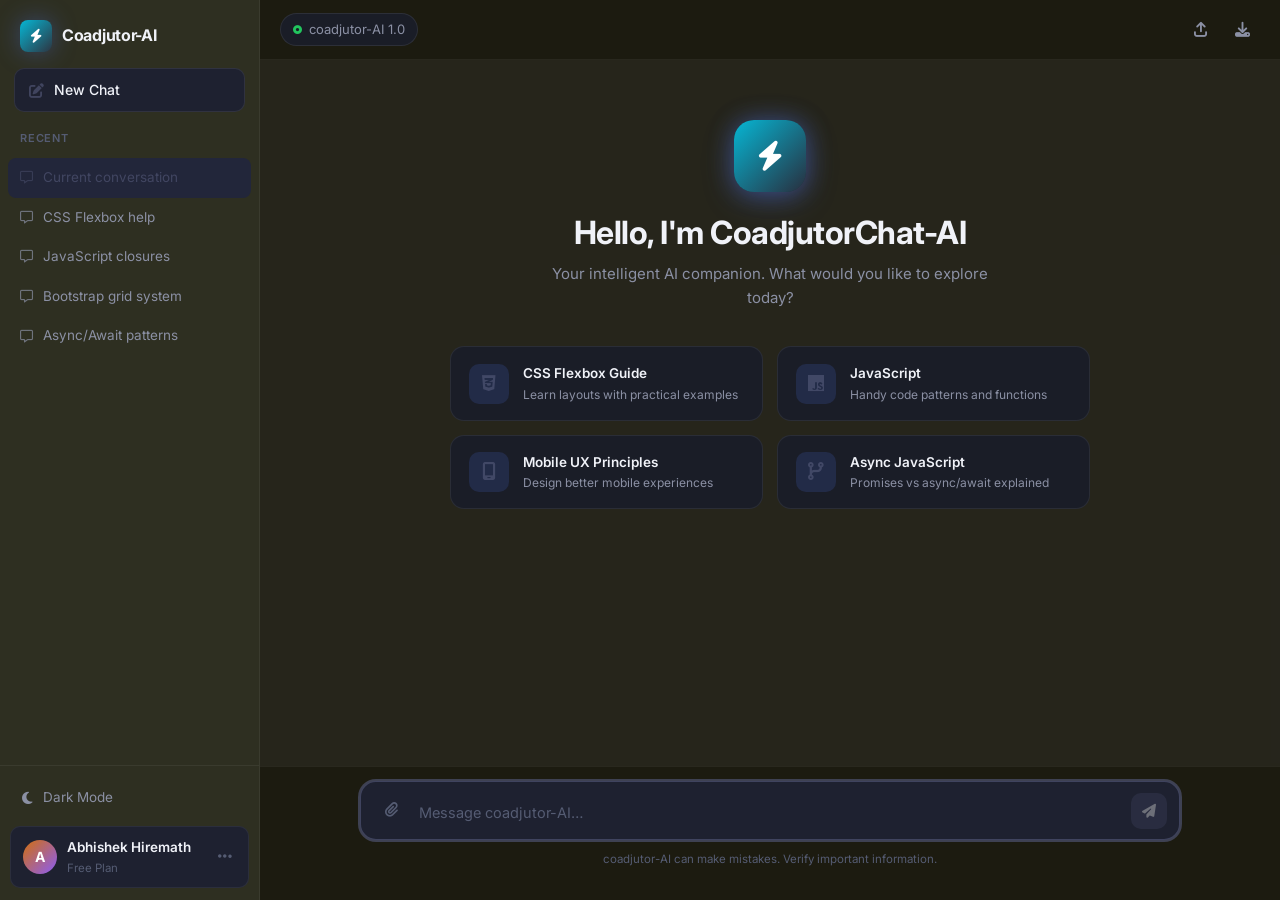
<file: index.html>
<!DOCTYPE html>
<html lang="en">
<head>
  <meta charset="UTF-8" />
  <meta name="viewport" content="width=device-width, initial-scale=1.0" />
  <title>Coadjutorchat— AI Assistant</title>

  <!-- Bootstrap 5 -->
  <link href="https://cdn.jsdelivr.net/npm/bootstrap@5.3.3/dist/css/bootstrap.min.css" rel="stylesheet" />
  <!-- Font Awesome -->
  <link href="https://cdnjs.cloudflare.com/ajax/libs/font-awesome/6.5.1/css/all.min.css" rel="stylesheet" />
  <!-- Google Fonts -->
  <link href="https://fonts.googleapis.com/css2?family=Inter:wght@300;400;500;600;700&family=Fira+Code:wght@400;500&display=swap" rel="stylesheet" />
  <!-- Custom CSS -->
  <link rel="stylesheet" href="css/style.css" />
</head>
<body>

  <!-- App Wrapper -->
  <div id="app">

    <!-- ===== SIDEBAR ===== -->
    <aside id="sidebar">
      <div class="sidebar-header">
        <div class="brand">
          <span class="brand-icon"><i class="fa-solid fa-bolt"></i></span>
          <span class="brand-name">Coadjutor-AI</span>
        </div>
        <button id="new-chat-btn" class="new-chat-btn">
          <i class="fa-solid fa-pen-to-square"></i>
          <span>New Chat</span>
        </button>
      </div>

      <div class="sidebar-section-label">Recent</div>
      <div id="chat-history" class="chat-history">
        <div class="history-item active">
          <i class="fa-regular fa-message"></i>
          <span>Current conversation</span>
        </div>
        <div class="history-item">
          <i class="fa-regular fa-message"></i>
          <span>CSS Flexbox help</span>
        </div>
        <div class="history-item">
          <i class="fa-regular fa-message"></i>
          <span>JavaScript closures</span>
        </div>
        <div class="history-item">
          <i class="fa-regular fa-message"></i>
          <span>Bootstrap grid system</span>
        </div>
        <div class="history-item">
          <i class="fa-regular fa-message"></i>
          <span>Async/Await patterns</span>
        </div>
      </div>

      <div class="sidebar-footer">
        <button id="theme-toggle" class="theme-btn" title="Toggle dark/light mode">
          <i class="fa-solid fa-moon" id="theme-icon"></i>
          <span id="theme-label">Dark Mode</span>
        </button>
        <div class="user-profile">
          <div class="user-avatar">A</div>
          <div class="user-info">
            <div class="user-name">Abhishek Hiremath</div>
            <div class="user-plan">Free Plan</div>
          </div>
          <button class="user-menu-btn"><i class="fa-solid fa-ellipsis"></i></button>
        </div>
      </div>
    </aside>

    <!-- Mobile Overlay -->
    <div id="sidebar-overlay" class="sidebar-overlay"></div>

    <!-- MAIN CONTENT -->
    <main id="main-content">

      <!-- Top Bar -->
      <header class="topbar">
        <button id="hamburger" class="hamburger-btn">
          <i class="fa-solid fa-bars"></i>
        </button>
        <div class="model-badge">
          <i class="fa-solid fa-circle-dot"></i>
          <span>coadjutor-AI 1.0</span>
        </div>
        <div class="topbar-actions">
          <button class="icon-btn" title="Share"><i class="fa-solid fa-arrow-up-from-bracket"></i></button>
          <button id="export-btn" class="icon-btn" title="Export chat"><i class="fa-solid fa-download"></i></button>
        </div>
      </header>

      <!-- Messages Area -->
      <section id="messages-container" class="messages-container">

        <!-- Welcome Screen -->
        <div id="welcome-screen" class="welcome-screen">
          <div class="welcome-logo">
            <span class="logo-glow"><i class="fa-solid fa-bolt"></i></span>
          </div>
          <h1 class="welcome-title">Hello, I'm CoadjutorChat-AI</h1>
          <p class="welcome-subtitle">Your intelligent AI companion. What would you like to explore today?</p>

          <div class="suggestion-grid">
            <div class="suggestion-card" data-prompt="Explain how CSS Flexbox works with examples">
              <div class="card-icon"><i class="fa-brands fa-css3-alt"></i></div>
              <div class="card-body-text">
                <div class="card-title">CSS Flexbox Guide</div>
                <div class="card-desc">Learn layouts with practical examples</div>
              </div>
            </div>
            <div class="suggestion-card" data-prompt="Write a JavaScript function to reverse a string">
              <div class="card-icon"><i class="fa-brands fa-js"></i></div>
              <div class="card-body-text">
                <div class="card-title">JavaScript</div>
                <div class="card-desc">Handy code patterns and functions</div>
              </div>
            </div>
            <div class="suggestion-card" data-prompt="What are the best UX design principles for mobile apps?">
              <div class="card-icon"><i class="fa-solid fa-mobile-screen"></i></div>
              <div class="card-body-text">
                <div class="card-title">Mobile UX Principles</div>
                <div class="card-desc">Design better mobile experiences</div>
              </div>
            </div>
            <div class="suggestion-card" data-prompt="Explain the difference between async/await and Promises in JavaScript">
              <div class="card-icon"><i class="fa-solid fa-code-branch"></i></div>
              <div class="card-body-text">
                <div class="card-title">Async JavaScript</div>
                <div class="card-desc">Promises vs async/await explained</div>
              </div>
            </div>
          </div>
        </div>

        <!-- Messages Wrapper -->
        <div id="messages-wrapper" class="messages-wrapper"></div>

        <!-- Typing Indicator -->
        <div id="typing-indicator" class="typing-indicator hidden">
          <div class="message-avatar ai-avatar"><i class="fa-solid fa-bolt"></i></div>
          <div class="typing-bubble">
            <span class="dot"></span>
            <span class="dot"></span>
            <span class="dot"></span>
          </div>
        </div>

      </section>

      <!-- Input Area -->
      <footer class="input-area">
        <div class="input-container">
          <button class="attach-btn icon-btn" title="Attach file">
            <i class="fa-solid fa-paperclip"></i>
          </button>
          <textarea
            id="message-input"
            class="message-input"
            placeholder="Message coadjutor-AI…"
            rows="1"
            maxlength="4000"
          ></textarea>
          <button id="send-btn" class="send-btn" disabled title="Send message">
            <i class="fa-solid fa-paper-plane"></i>
          </button>
        </div>
        <p class="input-footer">coadjutor-AI can make mistakes. Verify important information.</p>
      </footer>

    </main>
  </div>

  <!-- Bootstrap JS -->
  <script src="https://cdn.jsdelivr.net/npm/bootstrap@5.3.3/dist/js/bootstrap.bundle.min.js"></script>
  <!-- jQuery -->
  <script src="https://code.jquery.com/jquery-3.7.1.min.js"></script>
  <!-- Custom JS -->
  <script src="js/chat.js"></script>
</body>
</html>
</file>
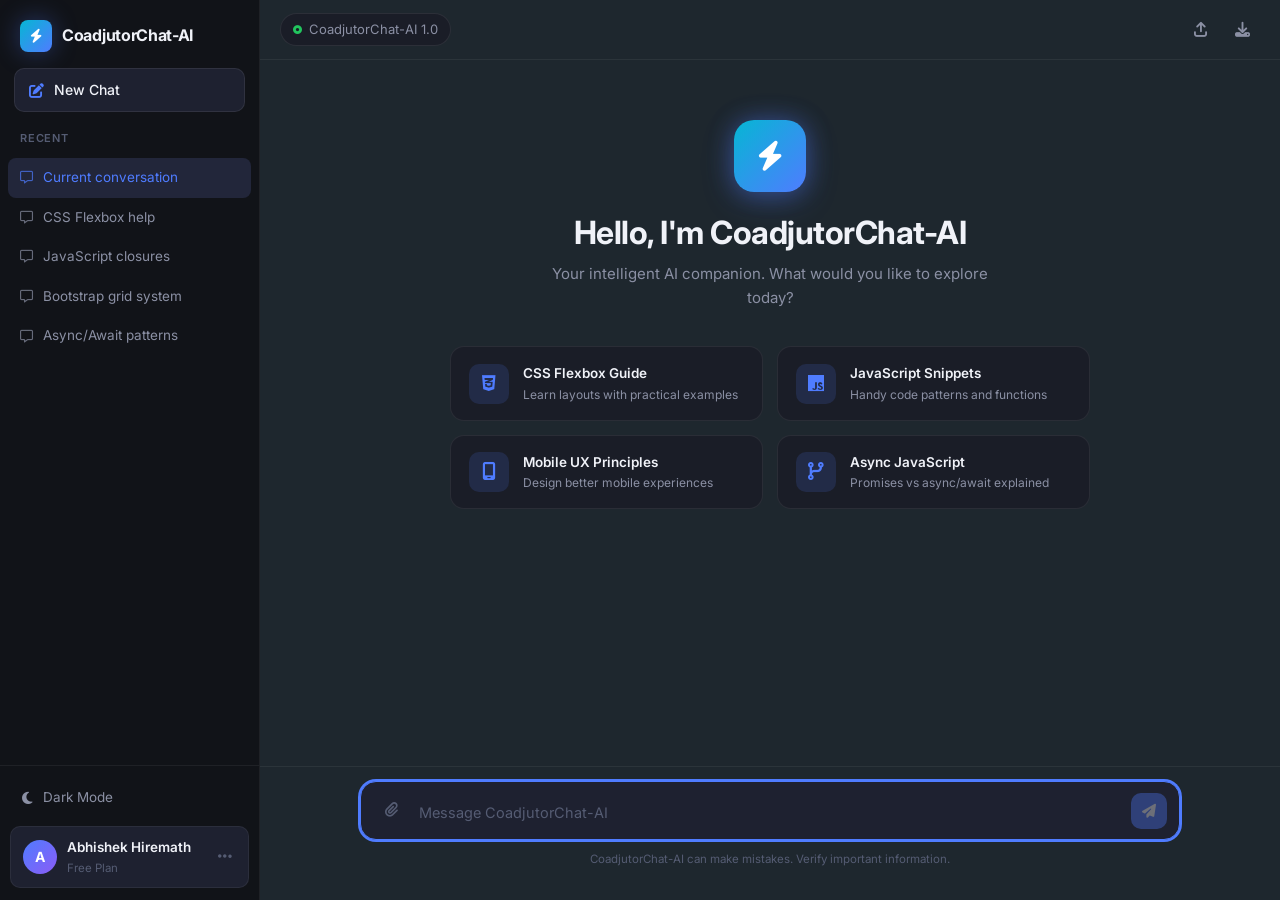
<file: CoadjutorChat-AI/index.html>
<!DOCTYPE html>
<html lang="en">
<head>
  <meta charset="UTF-8" />
  <meta name="viewport" content="width=device-width, initial-scale=1.0" />
  <title>CoadjutorChat-AI Assistant</title>

  <!-- Bootstrap 5 -->
  <link href="https://cdn.jsdelivr.net/npm/bootstrap@5.3.3/dist/css/bootstrap.min.css" rel="stylesheet" />
  <!-- Font Awesome -->
  <link href="https://cdnjs.cloudflare.com/ajax/libs/font-awesome/6.5.1/css/all.min.css" rel="stylesheet" />
  <!-- Google Fonts -->
  <link href="https://fonts.googleapis.com/css2?family=Inter:wght@300;400;500;600;700&family=Fira+Code:wght@400;500&display=swap" rel="stylesheet" />
  <!-- Custom CSS -->
  <link rel="stylesheet" href="css/style.css" />
</head>
<body>

  <!-- App Wrapper -->
  <div id="app">

    <!-- ===== SIDEBAR ===== -->
    <aside id="sidebar">
      <div class="sidebar-header">
        <div class="brand">
          <span class="brand-icon"><i class="fa-solid fa-bolt"></i></span>
          <span class="brand-name">CoadjutorChat-AI</span>
        </div>
        <button id="new-chat-btn" class="new-chat-btn">
          <i class="fa-solid fa-pen-to-square"></i>
          <span>New Chat</span>
        </button>
      </div>

      <div class="sidebar-section-label">Recent</div>
      <div id="chat-history" class="chat-history">
        <div class="history-item active">
          <i class="fa-regular fa-message"></i>
          <span>Current conversation</span>
        </div>
        <div class="history-item">
          <i class="fa-regular fa-message"></i>
          <span>CSS Flexbox help</span>
        </div>
        <div class="history-item">
          <i class="fa-regular fa-message"></i>
          <span>JavaScript closures</span>
        </div>
        <div class="history-item">
          <i class="fa-regular fa-message"></i>
          <span>Bootstrap grid system</span>
        </div>
        <div class="history-item">
          <i class="fa-regular fa-message"></i>
          <span>Async/Await patterns</span>
        </div>
      </div>

      <div class="sidebar-footer">
        <button id="theme-toggle" class="theme-btn" title="Toggle dark/light mode">
          <i class="fa-solid fa-moon" id="theme-icon"></i>
          <span id="theme-label">Dark Mode</span>
        </button>
        <div class="user-profile">
          <div class="user-avatar">A</div>
          <div class="user-info">
            <div class="user-name">Abhishek Hiremath</div>
            <div class="user-plan">Free Plan</div>
          </div>
          <button class="user-menu-btn"><i class="fa-solid fa-ellipsis"></i></button>
        </div>
      </div>
    </aside>

    <!-- Mobile Overlay -->
    <div id="sidebar-overlay" class="sidebar-overlay"></div>

    <!-- ===== MAIN CONTENT ===== -->
    <main id="main-content">

      <!-- Top Bar -->
      <header class="topbar">
        <button id="hamburger" class="hamburger-btn">
          <i class="fa-solid fa-bars"></i>
        </button>
        <div class="model-badge">
          <i class="fa-solid fa-circle-dot"></i>
          <span>CoadjutorChat-AI 1.0</span>
        </div>
        <div class="topbar-actions">
          <button class="icon-btn" title="Share"><i class="fa-solid fa-arrow-up-from-bracket"></i></button>
          <button id="export-btn" class="icon-btn" title="Export chat"><i class="fa-solid fa-download"></i></button>
        </div>
      </header>

      <!-- Messages Area -->
      <section id="messages-container" class="messages-container">

        <!-- Welcome Screen -->
        <div id="welcome-screen" class="welcome-screen">
          <div class="welcome-logo">
            <span class="logo-glow"><i class="fa-solid fa-bolt"></i></span>
          </div>
          <h1 class="welcome-title">Hello, I'm CoadjutorChat-AI</h1>
          <p class="welcome-subtitle">Your intelligent AI companion. What would you like to explore today?</p>

          <div class="suggestion-grid">
            <div class="suggestion-card" data-prompt="Explain how CSS Flexbox works with examples">
              <div class="card-icon"><i class="fa-brands fa-css3-alt"></i></div>
              <div class="card-body-text">
                <div class="card-title">CSS Flexbox Guide</div>
                <div class="card-desc">Learn layouts with practical examples</div>
              </div>
            </div>
            <div class="suggestion-card" data-prompt="Write a JavaScript function to reverse a string">
              <div class="card-icon"><i class="fa-brands fa-js"></i></div>
              <div class="card-body-text">
                <div class="card-title">JavaScript Snippets</div>
                <div class="card-desc">Handy code patterns and functions</div>
              </div>
            </div>
            <div class="suggestion-card" data-prompt="What are the best UX design principles for mobile apps?">
              <div class="card-icon"><i class="fa-solid fa-mobile-screen"></i></div>
              <div class="card-body-text">
                <div class="card-title">Mobile UX Principles</div>
                <div class="card-desc">Design better mobile experiences</div>
              </div>
            </div>
            <div class="suggestion-card" data-prompt="Explain the difference between async/await and Promises in JavaScript">
              <div class="card-icon"><i class="fa-solid fa-code-branch"></i></div>
              <div class="card-body-text">
                <div class="card-title">Async JavaScript</div>
                <div class="card-desc">Promises vs async/await explained</div>
              </div>
            </div>
          </div>
        </div>

        <!-- Messages Wrapper -->
        <div id="messages-wrapper" class="messages-wrapper"></div>

        <!-- Typing Indicator -->
        <div id="typing-indicator" class="typing-indicator hidden">
          <div class="message-avatar ai-avatar"><i class="fa-solid fa-bolt"></i></div>
          <div class="typing-bubble">
            <span class="dot"></span>
            <span class="dot"></span>
            <span class="dot"></span>
          </div>
        </div>

      </section>

      <!-- Input Area -->
      <footer class="input-area">
        <div class="input-container">
          <button class="attach-btn icon-btn" title="Attach file">
            <i class="fa-solid fa-paperclip"></i>
          </button>
          <textarea
            id="message-input"
            class="message-input"
            placeholder="Message CoadjutorChat-AI"
            rows="1"
            maxlength="4000"
          ></textarea>
          <button id="send-btn" class="send-btn" disabled title="Send message">
            <i class="fa-solid fa-paper-plane"></i>
          </button>
        </div>
        <p class="input-footer">CoadjutorChat-AI can make mistakes. Verify important information.</p>
      </footer>

    </main>
  </div>

  <!-- Bootstrap JS -->
  <script src="https://cdn.jsdelivr.net/npm/bootstrap@5.3.3/dist/js/bootstrap.bundle.min.js"></script>
  <!-- jQuery -->
  <script src="https://code.jquery.com/jquery-3.7.1.min.js"></script>
  <!-- Custom JS -->
  <script src="js/chat.js"></script>
</body>
</html>
</file>
<file: css/style.css>
:root {
  /* Colors */
  --bg-primary:       #19180ec2;
  --bg-secondary:     #11110b9c;
  --bg-sidebar:       #2e2f21;
  --bg-input:         #1e2130;
  --bg-message-user:  #5f7575;
  --bg-message-ai:    #242a4b;
  --bg-card:          #1a1d27;
  --bg-card-hover:    #22263a;
  --bg-overlay:       rgba(0,0,0,0.55);

  /* Text */
  --text-primary:     #f0f2f8;
  --text-secondary:   #8b90a4;
  --text-muted:       #555c73;
  --text-user-msg:    #ffffff;
  --text-ai-msg:      #dde2f0;

  /* Accent */
  --accent:           #545979a0;
  --accent-glow:      rgba(79,124,255,0.35);
  --accent-hover:     #7985a800;
  --success:          #22c55e;

  /* Avatar gradients */
  --grad-user:   linear-gradient(135deg, #d26f0d, #8b5cf6);
  --grad-ai:     linear-gradient(135deg, #06b6d4, #2c3e7465);

  /* Sizing */
  --sidebar-width:    260px;
  --topbar-height:    60px;
  --input-radius:     16px;
  --msg-radius:       18px;
  --card-radius:      14px;

  /* Shadows */
  --shadow-sm:        0 1px 3px rgba(0,0,0,0.4);
  --shadow-md:        0 4px 16px rgba(0,0,0,0.5);
  --shadow-input:     0 0 0 2px var(--accent);
  --shadow-glow:      0 0 24px var(--accent-glow);

  /* Transitions */
  --transition-fast:  150ms ease;
  --transition-base:  250ms ease;
  --transition-slow:  400ms ease;

  /* Typography */
  --font-sans: 'Inter', system-ui, sans-serif;
  --font-mono: 'Fira Code', monospace;
}

/* Light theme overrides */
[data-theme="light"] {
  --bg-primary:       #f5f7ff;
  --bg-secondary:     #eef0fa;
  --bg-sidebar:       #e8ebf7;
  --bg-input:         #ffffff;
  --bg-message-ai:    #eef0fa;
  --bg-card:          #ffffff;
  --bg-card-hover:    #445569;
  --text-primary:     #979dc2;
  --text-secondary:   #4b5170;
  --text-muted:       #9298b0;
  --text-ai-msg:      #96916f;
  --shadow-md:        0 4px 16px rgba(207, 114, 15, 0.463);
}

/* ── Global Reset & Base ── */
*, *::before, *::after {
  margin: 0;
  padding: 0;
  box-sizing: border-box;
}

html, body {
  height: 100%;
  overflow: hidden;
}

body {
  font-family: var(--font-sans);
  background: var(--bg-primary);
  color: var(--text-primary);
  line-height: 1.6;
  -webkit-font-smoothing: antialiased;
  transition: background var(--transition-slow), color var(--transition-slow);
}

button {
  cursor: pointer;
  border: none;
  background: none;
  font-family: inherit;
}

textarea {
  font-family: inherit;
  resize: none;
}

/* ── App Layout ── */
#app {
  display: flex;
  height: 100vh;
  overflow: hidden;
}

/* SIDEBAR */
#sidebar {
  width: var(--sidebar-width);
  min-width: var(--sidebar-width);
  background: var(--bg-sidebar);
  display: flex;
  flex-direction: column;
  border-right: 1px solid rgba(255,255,255,0.06);
  transition: transform 0.3s ease;
  z-index: 200;
  overflow: hidden;
  /* Desktop: normal flow */
  position: relative;
  transform: none;
}

.sidebar-header {
  padding: 16px 14px 12px;
  display: flex;
  flex-direction: column;
  gap: 12px;
}

.brand {
  display: flex;
  align-items: center;
  gap: 10px;
  padding: 4px 6px;
}

.brand-icon {
  width: 32px;
  height: 32px;
  border-radius: 8px;
  background: var(--grad-ai);
  display: flex;
  align-items: center;
  justify-content: center;
  color: #fff;
  font-size: 14px;
  box-shadow: var(--shadow-glow);
}

.brand-name {
  font-size: 16px;
  font-weight: 700;
  color: var(--text-primary);
  letter-spacing: -0.3px;
}

.new-chat-btn {
  display: flex;
  align-items: center;
  gap: 10px;
  padding: 10px 14px;
  border-radius: 10px;
  background: var(--bg-input);
  color: var(--text-primary);
  font-size: 14px;
  font-weight: 500;
  border: 1px solid rgba(255,255,255,0.08);
  transition: background var(--transition-fast), border-color var(--transition-fast), box-shadow var(--transition-fast);
  width: 100%;
}

.new-chat-btn:hover {
  background: var(--bg-card-hover);
  border-color: var(--accent);
  box-shadow: 0 0 0 1px var(--accent);
}

.new-chat-btn i {
  color: var(--accent);
  font-size: 15px;
}

.sidebar-section-label {
  padding: 6px 20px;
  font-size: 11px;
  font-weight: 600;
  letter-spacing: 0.8px;
  text-transform: uppercase;
  color: var(--text-muted);
}

/* Chat History */
.chat-history {
  flex: 1;
  overflow-y: auto;
  padding: 4px 8px;
  scrollbar-width: thin;
  scrollbar-color: var(--text-muted) transparent;
}

.chat-history::-webkit-scrollbar { width: 4px; }
.chat-history::-webkit-scrollbar-track { background: transparent; }
.chat-history::-webkit-scrollbar-thumb { background: var(--text-muted); border-radius: 4px; }

.history-item {
  display: flex;
  align-items: center;
  gap: 10px;
  padding: 9px 12px;
  border-radius: 8px;
  cursor: pointer;
  color: var(--text-secondary);
  font-size: 13.5px;
  transition: background var(--transition-fast), color var(--transition-fast);
  overflow: hidden;
  white-space: nowrap;
  text-overflow: ellipsis;
}

.history-item i {
  font-size: 13px;
  flex-shrink: 0;
  opacity: 0.7;
}

.history-item:hover,
.history-item.active {
  background: var(--bg-card-hover);
  color: var(--text-primary);
}

.history-item.active {
  color: var(--accent);
}

/* Sidebar Footer */
.sidebar-footer {
  padding: 12px 10px;
  border-top: 1px solid rgba(255,255,255,0.06);
  display: flex;
  flex-direction: column;
  gap: 8px;
}

.theme-btn {
  display: flex;
  align-items: center;
  gap: 10px;
  padding: 9px 12px;
  border-radius: 8px;
  color: var(--text-secondary);
  font-size: 13.5px;
  width: 100%;
  transition: background var(--transition-fast), color var(--transition-fast);
}

.theme-btn:hover {
  background: var(--bg-card-hover);
  color: var(--text-primary);
}

.theme-btn i { font-size: 14px; }

.user-profile {
  display: flex;
  align-items: center;
  gap: 10px;
  padding: 10px 12px;
  border-radius: 10px;
  background: var(--bg-input);
  border: 1px solid rgba(255,255,255,0.06);
}

.user-avatar {
  width: 34px;
  height: 34px;
  border-radius: 50%;
  background: var(--grad-user);
  display: flex;
  align-items: center;
  justify-content: center;
  font-size: 14px;
  font-weight: 700;
  color: #fff;
  flex-shrink: 0;
}

.user-info {
  flex: 1;
  min-width: 0;
}

.user-name {
  font-size: 13.5px;
  font-weight: 600;
  color: var(--text-primary);
  white-space: nowrap;
  overflow: hidden;
  text-overflow: ellipsis;
}

.user-plan {
  font-size: 11.5px;
  color: var(--text-muted);
}

.user-menu-btn {
  color: var(--text-muted);
  padding: 4px;
  border-radius: 5px;
  transition: color var(--transition-fast);
}

.user-menu-btn:hover { color: var(--text-primary); }

/* MAIN CONTENT*/
#main-content {
  flex: 1;
  display: flex;
  flex-direction: column;
  overflow: hidden;
  background: var(--bg-primary);
  transition: background var(--transition-slow);
}

/* Topbar */
.topbar {
  height: var(--topbar-height);
  display: flex;
  align-items: center;
  padding: 0 20px;
  gap: 14px;
  border-bottom: 1px solid rgba(255,255,255,0.06);
  background: var(--bg-primary);
  transition: background var(--transition-slow);
  flex-shrink: 0;
  z-index: 10;
}

.hamburger-btn {
  display: none;
  color: var(--text-primary);
  font-size: 20px;
  padding: 8px 10px;
  border-radius: 8px;
  background: var(--bg-card);
  border: 1px solid rgba(255,255,255,0.08);
  cursor: pointer;
  z-index: 100;
  position: relative;
  -webkit-tap-highlight-color: transparent;
  transition: color var(--transition-fast), background var(--transition-fast);
}

.hamburger-btn:hover,
.hamburger-btn:active {
  color: var(--accent);
  background: var(--bg-card-hover);
}

.model-badge {
  display: flex;
  align-items: center;
  gap: 7px;
  padding: 5px 12px;
  background: var(--bg-card);
  border: 1px solid rgba(255,255,255,0.08);
  border-radius: 20px;
  font-size: 13px;
  color: var(--text-secondary);
  margin-right: auto;
}

.model-badge i {
  color: var(--success);
  font-size: 9px;
  animation: pulse 2s infinite;
}

.topbar-actions {
  display: flex;
  align-items: center;
  gap: 6px;
}

.icon-btn {
  width: 36px;
  height: 36px;
  display: flex;
  align-items: center;
  justify-content: center;
  border-radius: 8px;
  color: var(--text-secondary);
  font-size: 15px;
  transition: background var(--transition-fast), color var(--transition-fast);
}

.icon-btn:hover {
  background: var(--bg-card);
  color: var(--text-primary);
}

/* ============================================================
   MESSAGES CONTAINER
   ============================================================ */
.messages-container {
  flex: 1;
  overflow-y: auto;
  padding: 0;
  scroll-behavior: smooth;
  scrollbar-width: thin;
  scrollbar-color: var(--text-muted) transparent;
}

.messages-container::-webkit-scrollbar { width: 5px; }
.messages-container::-webkit-scrollbar-track { background: transparent; }
.messages-container::-webkit-scrollbar-thumb { background: var(--text-muted); border-radius: 4px; }

/* ── Welcome Screen ── */
.welcome-screen {
  display: flex;
  flex-direction: column;
  align-items: center;
  padding: 60px 24px 40px;
  animation: slideInUp 0.5s var(--transition-base) both;
}

.welcome-logo {
  margin-bottom: 22px;
}

.logo-glow {
  display: flex;
  width: 72px;
  height: 72px;
  border-radius: 20px;
  background: var(--grad-ai);
  align-items: center;
  justify-content: center;
  font-size: 30px;
  color: #fff;
  box-shadow: var(--shadow-glow), 0 8px 32px rgba(79,124,255,0.25);
  animation: float 3s ease-in-out infinite;
}

.welcome-title {
  font-size: clamp(22px, 4vw, 32px);
  font-weight: 700;
  color: var(--text-primary);
  margin-bottom: 10px;
  letter-spacing: -0.5px;
  text-align: center;
}

.welcome-subtitle {
  font-size: 15px;
  color: var(--text-secondary);
  margin-bottom: 36px;
  text-align: center;
  max-width: 440px;
}

/* Suggestion Grid */
.suggestion-grid {
  display: grid;
  grid-template-columns: repeat(2, 1fr);
  gap: 14px;
  width: 100%;
  max-width: 640px;
}

.suggestion-card {
  display: flex;
  align-items: center;
  gap: 14px;
  padding: 16px 18px;
  background: var(--bg-card);
  border: 1px solid rgba(255,255,255,0.07);
  border-radius: var(--card-radius);
  cursor: pointer;
  transition:
    background var(--transition-base),
    border-color var(--transition-base),
    transform var(--transition-base),
    box-shadow var(--transition-base);
  animation: fadeInUp 0.4s ease both;
}

.suggestion-card:nth-child(1) { animation-delay: 0.05s; }
.suggestion-card:nth-child(2) { animation-delay: 0.1s; }
.suggestion-card:nth-child(3) { animation-delay: 0.15s; }
.suggestion-card:nth-child(4) { animation-delay: 0.2s; }

.suggestion-card:hover {
  background: var(--bg-card-hover);
  border-color: var(--accent);
  transform: translateY(-2px);
  box-shadow: var(--shadow-glow);
}

.card-icon {
  width: 40px;
  height: 40px;
  border-radius: 10px;
  background: rgba(79,124,255,0.15);
  display: flex;
  align-items: center;
  justify-content: center;
  color: var(--accent);
  font-size: 18px;
  flex-shrink: 0;
  transition: background var(--transition-base);
}

.suggestion-card:hover .card-icon {
  background: rgba(79,124,255,0.25);
}

.card-title {
  font-size: 13.5px;
  font-weight: 600;
  color: var(--text-primary);
  margin-bottom: 2px;
}

.card-desc {
  font-size: 12px;
  color: var(--text-secondary);
  line-height: 1.4;
}

/* ============================================================
   MESSAGES WRAPPER
   ============================================================ */
.messages-wrapper {
  padding: 20px 0;
  display: flex;
  flex-direction: column;
  gap: 6px;
}

/* ── Individual Message ── */
.message {
  display: flex;
  gap: 14px;
  padding: 10px 20px;
  animation: fadeIn 0.3s ease both;
  max-width: 860px;
  margin: 0 auto;
  width: 100%;
}

.message.user-message {
  flex-direction: row-reverse;
}

/* Avatars */
.message-avatar {
  width: 36px;
  height: 36px;
  border-radius: 50%;
  display: flex;
  align-items: center;
  justify-content: center;
  font-size: 15px;
  font-weight: 700;
  color: #fff;
  flex-shrink: 0;
  align-self: flex-start;
  margin-top: 2px;
}

.user-avatar-msg {
  background: var(--grad-user);
}

.ai-avatar {
  background: var(--grad-ai);
  font-size: 14px;
}

/* Message Bubble */
.message-bubble-wrap {
  display: flex;
  flex-direction: column;
  max-width: min(70%, 600px);
  gap: 5px;
}

.user-message .message-bubble-wrap {
  align-items: flex-end;
}

.message-meta {
  display: flex;
  align-items: center;
  gap: 8px;
  font-size: 12px;
  color: var(--text-muted);
  padding: 0 4px;
}

.message-name {
  font-weight: 600;
  color: var(--text-secondary);
}

.message-time {
  font-size: 11px;
}

.message-bubble {
  padding: 12px 16px;
  border-radius: var(--msg-radius);
  font-size: 14.5px;
  line-height: 1.65;
  word-wrap: break-word;
  position: relative;
  transition: background var(--transition-slow);
}

.user-message .message-bubble {
  background: var(--bg-message-user);
  color: var(--text-user-msg);
  border-bottom-right-radius: 4px;
  box-shadow: var(--shadow-sm);
}

.ai-message .message-bubble {
  background: var(--bg-message-ai);
  color: var(--text-ai-msg);
  border-bottom-left-radius: 4px;
  border: 1px solid rgba(255,255,255,0.06);
  box-shadow: var(--shadow-sm);
}

/* Code blocks inside messages */
.message-bubble pre {
  background: rgba(0,0,0,0.35);
  border-radius: 8px;
  padding: 12px 14px;
  overflow-x: auto;
  margin: 8px 0;
  font-family: var(--font-mono);
  font-size: 13px;
  line-height: 1.55;
  border: 1px solid rgba(255,255,255,0.08);
}

.message-bubble code {
  font-family: var(--font-mono);
  font-size: 13px;
  background: rgba(79,124,255,0.15);
  padding: 2px 6px;
  border-radius: 4px;
  color: #93c5fd;
}

.message-bubble pre code {
  background: none;
  padding: 0;
  color: inherit;
}

.message-bubble strong { color: var(--text-primary); font-weight: 600; }
.message-bubble em { font-style: italic; opacity: 0.9; }

/* ── Typing Indicator ── */
.typing-indicator {
  display: flex;
  align-items: center;
  gap: 14px;
  padding: 10px 20px;
  max-width: 860px;
  margin: 0 auto;
  width: 100%;
}

.typing-indicator.hidden {
  display: none;
}

.typing-bubble {
  display: flex;
  align-items: center;
  gap: 5px;
  padding: 14px 18px;
  background: var(--bg-message-ai);
  border: 1px solid rgba(92, 55, 55, 0.06);
  border-radius: var(--msg-radius);
  border-bottom-left-radius: 4px;
}

.typing-bubble .dot {
  width: 8px;
  height: 8px;
  border-radius: 50%;
  background: var(--accent);
  animation: bounce 1.4s infinite ease-in-out;
}

.typing-bubble .dot:nth-child(1) { animation-delay: 0s; }
.typing-bubble .dot:nth-child(2) { animation-delay: 0.2s; }
.typing-bubble .dot:nth-child(3) { animation-delay: 0.4s; }

/* ============================================================
   INPUT AREA
   ============================================================ */
.input-area {
  padding: 14px 20px 16px;
  background: var(--bg-primary);
  border-top: 1px solid rgba(255,255,255,0.06);
  transition: background var(--transition-slow);
  flex-shrink: 0;
}

.input-container {
  display: flex;
  align-items: flex-end;
  gap: 10px;
  background: var(--bg-input);
  border: 1.5px solid rgba(255,255,255,0.1);
  border-radius: var(--input-radius);
  padding: 10px 12px;
  max-width: 820px;
  margin: 0 auto;
  transition:
    border-color var(--transition-fast),
    box-shadow var(--transition-fast);
}

.input-container:focus-within {
  border-color: var(--accent);
  box-shadow: var(--shadow-input);
}

.attach-btn {
  color: var(--text-muted);
  padding: 6px;
  border-radius: 7px;
  transition: color var(--transition-fast), background var(--transition-fast);
  flex-shrink: 0;
  align-self: flex-end;
  margin-bottom: 1px;
}

.attach-btn:hover {
  color: var(--accent);
  background: rgba(79,124,255,0.1);
}

.message-input {
  flex: 1;
  background: transparent;
  border: none;
  outline: none;
  color: var(--text-primary);
  font-size: 14.5px;
  line-height: 1.55;
  max-height: 160px;
  overflow-y: auto;
  padding: 4px 0;
  scrollbar-width: thin;
  scrollbar-color: var(--text-muted) transparent;
}

.message-input::placeholder {
  color: var(--text-muted);
}

.message-input::-webkit-scrollbar { width: 4px; }
.message-input::-webkit-scrollbar-thumb { background: var(--text-muted); border-radius: 4px; }

/* Send Button */
.send-btn {
  width: 36px;
  height: 36px;
  border-radius: 10px;
  background: var(--accent);
  color: #fff;
  font-size: 14px;
  display: flex;
  align-items: center;
  justify-content: center;
  transition:
    background var(--transition-fast),
    transform var(--transition-fast),
    box-shadow var(--transition-fast),
    opacity var(--transition-fast);
  flex-shrink: 0;
  align-self: flex-end;
}

.send-btn:hover:not(:disabled) {
  background: var(--accent-hover);
  transform: scale(1.08);
  box-shadow: 0 0 12px var(--accent-glow);
}

.send-btn:active:not(:disabled) {
  transform: scale(0.95);
}

.send-btn:disabled {
  opacity: 0.35;
  cursor: not-allowed;
}

.input-footer {
  text-align: center;
  font-size: 11.5px;
  color: var(--text-muted);
  margin-top: 10px;
  max-width: 820px;
  margin-left: auto;
  margin-right: auto;
}

/* ============================================================
   MOBILE OVERLAY
   ============================================================ */
.sidebar-overlay {
  display: none;
  position: fixed;
  inset: 0;
  background: rgba(0,0,0,0.6);
  z-index: 250;
  cursor: pointer;
}

.sidebar-overlay.active {
  display: block;
}


/* ============================================================
   RESPONSIVE - MOBILE
   ============================================================ */
@media (max-width: 768px) {
  /* Hide sidebar off-screen to the left */
  #sidebar {
    position: fixed !important;
    left: 0;
    top: 0;
    height: 100% !important;
    width: 260px !important;
    transform: translateX(-100%) !important;
    transition: transform 0.3s ease !important;
    z-index: 300 !important;
  }

  /* Slide in when open class added */
  #sidebar.open {
    transform: translateX(0) !important;
    box-shadow: 6px 0 30px rgba(0,0,0,0.7) !important;
  }

  /* Show hamburger on mobile */
  .hamburger-btn {
    display: flex !important;
    align-items: center;
    justify-content: center;
  }

  /* Main content takes full width */
  #main-content {
    width: 100% !important;
  }

  .suggestion-grid {
    grid-template-columns: 1fr;
  }

  .message {
    padding: 8px 14px;
  }

  .message-bubble-wrap {
    max-width: 82%;
  }

  .welcome-screen {
    padding: 40px 16px 30px;
  }

  .model-badge span {
    display: none;
  }

  .input-area {
    padding: 10px 14px 12px;
  }
}

@media (max-width: 480px) {
  .message-bubble {
    font-size: 13.5px;
  }

  .welcome-title {
    font-size: 20px;
  }
}

/* ============================================================
   CUSTOM SCROLLBAR — Webkit
   ============================================================ */
::-webkit-scrollbar           { width: 5px; height: 5px; }
::-webkit-scrollbar-track     { background: transparent; }
::-webkit-scrollbar-thumb     { background: var(--text-muted); border-radius: 4px; }
::-webkit-scrollbar-thumb:hover { background: var(--text-secondary); }
</file>
<file: CoadjutorChat-AI/css/style.css>
/* ============================================================
   AuraChat — Custom Styles
   Author: Student
   Description: Chat UI for CampusPe Gen AI Assignment
   ============================================================ */

/* ── CSS Custom Properties ── */
:root {
  /* Colors */
  --bg-primary:       #1e272e;
  --bg-secondary:     #2a3141;
  --bg-sidebar:       #111318;
  --bg-input:         #1e2130;
  --bg-message-user:  #2563eb;
  --bg-message-ai:    #1e2130;
  --bg-card:          #1a1d27;
  --bg-card-hover:    #22263a;
  --bg-overlay:       rgba(0,0,0,0.55);

  /* Text */
  --text-primary:     #f0f2f8;
  --text-secondary:   #8b90a4;
  --text-muted:       #555c73;
  --text-user-msg:    #ffffff;
  --text-ai-msg:      #dde2f0;

  /* Accent */
  --accent:           #4f7cff;
  --accent-glow:      rgba(79,124,255,0.35);
  --accent-hover:     #3b68e8;
  --success:          #22c55e;

  /* Avatar gradients */
  --grad-user:   linear-gradient(135deg, #4f7cff, #8b5cf6);
  --grad-ai:     linear-gradient(135deg, #06b6d4, #4f7cff);

  /* Sizing */
  --sidebar-width:    260px;
  --topbar-height:    60px;
  --input-radius:     16px;
  --msg-radius:       18px;
  --card-radius:      14px;

  /* Shadows */
  --shadow-sm:        0 1px 3px rgba(0,0,0,0.4);
  --shadow-md:        0 4px 16px rgba(0,0,0,0.5);
  --shadow-input:     0 0 0 2px var(--accent);
  --shadow-glow:      0 0 24px var(--accent-glow);

  /* Transitions */
  --transition-fast:  150ms ease;
  --transition-base:  250ms ease;
  --transition-slow:  400ms ease;

  /* Typography */
  --font-sans: 'Inter', system-ui, sans-serif;
  --font-mono: 'Fira Code', monospace;
}

/* Light theme overrides */
[data-theme="light"] {
  --bg-primary:       #f5f7ff;
  --bg-secondary:     #eef0fa;
  --bg-sidebar:       #e8ebf7;
  --bg-input:         #ffffff;
  --bg-message-ai:    #eef0fa;
  --bg-card:          #ffffff;
  --bg-card-hover:    #eef0fa;
  --text-primary:     #1a1d2e;
  --text-secondary:   #4b5170;
  --text-muted:       #9298b0;
  --text-ai-msg:      #1e2130;
  --shadow-md:        0 4px 16px rgba(0,0,0,0.12);
}

/* ── Global Reset & Base ── */
*, *::before, *::after {
  margin: 0;
  padding: 0;
  box-sizing: border-box;
}

html, body {
  height: 100%;
  overflow: hidden;
}

body {
  font-family: var(--font-sans);
  background: var(--bg-primary);
  color: var(--text-primary);
  line-height: 1.6;
  -webkit-font-smoothing: antialiased;
  transition: background var(--transition-slow), color var(--transition-slow);
}

button {
  cursor: pointer;
  border: none;
  background: none;
  font-family: inherit;
}

textarea {
  font-family: inherit;
  resize: none;
}

/* ── App Layout ── */
#app {
  display: flex;
  height: 100vh;
  overflow: hidden;
}

/* ============================================================
   SIDEBAR
   ============================================================ */
#sidebar {
  width: var(--sidebar-width);
  min-width: var(--sidebar-width);
  background: var(--bg-sidebar);
  display: flex;
  flex-direction: column;
  border-right: 1px solid rgba(255,255,255,0.06);
  transition: transform 0.3s ease;
  z-index: 200;
  overflow: hidden;
  /* Desktop: normal flow */
  position: relative;
  transform: none;
}

.sidebar-header {
  padding: 16px 14px 12px;
  display: flex;
  flex-direction: column;
  gap: 12px;
}

.brand {
  display: flex;
  align-items: center;
  gap: 10px;
  padding: 4px 6px;
}

.brand-icon {
  width: 32px;
  height: 32px;
  border-radius: 8px;
  background: var(--grad-ai);
  display: flex;
  align-items: center;
  justify-content: center;
  color: #fff;
  font-size: 14px;
  box-shadow: var(--shadow-glow);
}

.brand-name {
  font-size: 16px;
  font-weight: 700;
  color: var(--text-primary);
  letter-spacing: -0.3px;
}

.new-chat-btn {
  display: flex;
  align-items: center;
  gap: 10px;
  padding: 10px 14px;
  border-radius: 10px;
  background: var(--bg-input);
  color: var(--text-primary);
  font-size: 14px;
  font-weight: 500;
  border: 1px solid rgba(255,255,255,0.08);
  transition: background var(--transition-fast), border-color var(--transition-fast), box-shadow var(--transition-fast);
  width: 100%;
}

.new-chat-btn:hover {
  background: var(--bg-card-hover);
  border-color: var(--accent);
  box-shadow: 0 0 0 1px var(--accent);
}

.new-chat-btn i {
  color: var(--accent);
  font-size: 15px;
}

.sidebar-section-label {
  padding: 6px 20px;
  font-size: 11px;
  font-weight: 600;
  letter-spacing: 0.8px;
  text-transform: uppercase;
  color: var(--text-muted);
}

/* Chat History */
.chat-history {
  flex: 1;
  overflow-y: auto;
  padding: 4px 8px;
  scrollbar-width: thin;
  scrollbar-color: var(--text-muted) transparent;
}

.chat-history::-webkit-scrollbar { width: 4px; }
.chat-history::-webkit-scrollbar-track { background: transparent; }
.chat-history::-webkit-scrollbar-thumb { background: var(--text-muted); border-radius: 4px; }

.history-item {
  display: flex;
  align-items: center;
  gap: 10px;
  padding: 9px 12px;
  border-radius: 8px;
  cursor: pointer;
  color: var(--text-secondary);
  font-size: 13.5px;
  transition: background var(--transition-fast), color var(--transition-fast);
  overflow: hidden;
  white-space: nowrap;
  text-overflow: ellipsis;
}

.history-item i {
  font-size: 13px;
  flex-shrink: 0;
  opacity: 0.7;
}

.history-item:hover,
.history-item.active {
  background: var(--bg-card-hover);
  color: var(--text-primary);
}

.history-item.active {
  color: var(--accent);
}

/* Sidebar Footer */
.sidebar-footer {
  padding: 12px 10px;
  border-top: 1px solid rgba(255,255,255,0.06);
  display: flex;
  flex-direction: column;
  gap: 8px;
}

.theme-btn {
  display: flex;
  align-items: center;
  gap: 10px;
  padding: 9px 12px;
  border-radius: 8px;
  color: var(--text-secondary);
  font-size: 13.5px;
  width: 100%;
  transition: background var(--transition-fast), color var(--transition-fast);
}

.theme-btn:hover {
  background: var(--bg-card-hover);
  color: var(--text-primary);
}

.theme-btn i { font-size: 14px; }

.user-profile {
  display: flex;
  align-items: center;
  gap: 10px;
  padding: 10px 12px;
  border-radius: 10px;
  background: var(--bg-input);
  border: 1px solid rgba(255,255,255,0.06);
}

.user-avatar {
  width: 34px;
  height: 34px;
  border-radius: 50%;
  background: var(--grad-user);
  display: flex;
  align-items: center;
  justify-content: center;
  font-size: 14px;
  font-weight: 700;
  color: #fff;
  flex-shrink: 0;
}

.user-info {
  flex: 1;
  min-width: 0;
}

.user-name {
  font-size: 13.5px;
  font-weight: 600;
  color: var(--text-primary);
  white-space: nowrap;
  overflow: hidden;
  text-overflow: ellipsis;
}

.user-plan {
  font-size: 11.5px;
  color: var(--text-muted);
}

.user-menu-btn {
  color: var(--text-muted);
  padding: 4px;
  border-radius: 5px;
  transition: color var(--transition-fast);
}

.user-menu-btn:hover { color: var(--text-primary); }

/* ============================================================
   MAIN CONTENT
   ============================================================ */
#main-content {
  flex: 1;
  display: flex;
  flex-direction: column;
  overflow: hidden;
  background: var(--bg-primary);
  transition: background var(--transition-slow);
}

/* Topbar */
.topbar {
  height: var(--topbar-height);
  display: flex;
  align-items: center;
  padding: 0 20px;
  gap: 14px;
  border-bottom: 1px solid rgba(255,255,255,0.06);
  background: var(--bg-primary);
  transition: background var(--transition-slow);
  flex-shrink: 0;
  z-index: 10;
}

.hamburger-btn {
  display: none;
  color: var(--text-primary);
  font-size: 20px;
  padding: 8px 10px;
  border-radius: 8px;
  background: var(--bg-card);
  border: 1px solid rgba(255,255,255,0.08);
  cursor: pointer;
  z-index: 100;
  position: relative;
  -webkit-tap-highlight-color: transparent;
  transition: color var(--transition-fast), background var(--transition-fast);
}

.hamburger-btn:hover,
.hamburger-btn:active {
  color: var(--accent);
  background: var(--bg-card-hover);
}

.model-badge {
  display: flex;
  align-items: center;
  gap: 7px;
  padding: 5px 12px;
  background: var(--bg-card);
  border: 1px solid rgba(255,255,255,0.08);
  border-radius: 20px;
  font-size: 13px;
  color: var(--text-secondary);
  margin-right: auto;
}

.model-badge i {
  color: var(--success);
  font-size: 9px;
  animation: pulse 2s infinite;
}

.topbar-actions {
  display: flex;
  align-items: center;
  gap: 6px;
}

.icon-btn {
  width: 36px;
  height: 36px;
  display: flex;
  align-items: center;
  justify-content: center;
  border-radius: 8px;
  color: var(--text-secondary);
  font-size: 15px;
  transition: background var(--transition-fast), color var(--transition-fast);
}

.icon-btn:hover {
  background: var(--bg-card);
  color: var(--text-primary);
}

/* ============================================================
   MESSAGES CONTAINER
   ============================================================ */
.messages-container {
  flex: 1;
  overflow-y: auto;
  padding: 0;
  scroll-behavior: smooth;
  scrollbar-width: thin;
  scrollbar-color: var(--text-muted) transparent;
}

.messages-container::-webkit-scrollbar { width: 5px; }
.messages-container::-webkit-scrollbar-track { background: transparent; }
.messages-container::-webkit-scrollbar-thumb { background: var(--text-muted); border-radius: 4px; }

/* ── Welcome Screen ── */
.welcome-screen {
  display: flex;
  flex-direction: column;
  align-items: center;
  padding: 60px 24px 40px;
  animation: slideInUp 0.5s var(--transition-base) both;
}

.welcome-logo {
  margin-bottom: 22px;
}

.logo-glow {
  display: flex;
  width: 72px;
  height: 72px;
  border-radius: 20px;
  background: var(--grad-ai);
  align-items: center;
  justify-content: center;
  font-size: 30px;
  color: #fff;
  box-shadow: var(--shadow-glow), 0 8px 32px rgba(79,124,255,0.25);
  animation: float 3s ease-in-out infinite;
}

.welcome-title {
  font-size: clamp(22px, 4vw, 32px);
  font-weight: 700;
  color: var(--text-primary);
  margin-bottom: 10px;
  letter-spacing: -0.5px;
  text-align: center;
}

.welcome-subtitle {
  font-size: 15px;
  color: var(--text-secondary);
  margin-bottom: 36px;
  text-align: center;
  max-width: 440px;
}

/* Suggestion Grid */
.suggestion-grid {
  display: grid;
  grid-template-columns: repeat(2, 1fr);
  gap: 14px;
  width: 100%;
  max-width: 640px;
}

.suggestion-card {
  display: flex;
  align-items: center;
  gap: 14px;
  padding: 16px 18px;
  background: var(--bg-card);
  border: 1px solid rgba(255,255,255,0.07);
  border-radius: var(--card-radius);
  cursor: pointer;
  transition:
    background var(--transition-base),
    border-color var(--transition-base),
    transform var(--transition-base),
    box-shadow var(--transition-base);
  animation: fadeInUp 0.4s ease both;
}

.suggestion-card:nth-child(1) { animation-delay: 0.05s; }
.suggestion-card:nth-child(2) { animation-delay: 0.1s; }
.suggestion-card:nth-child(3) { animation-delay: 0.15s; }
.suggestion-card:nth-child(4) { animation-delay: 0.2s; }

.suggestion-card:hover {
  background: var(--bg-card-hover);
  border-color: var(--accent);
  transform: translateY(-2px);
  box-shadow: var(--shadow-glow);
}

.card-icon {
  width: 40px;
  height: 40px;
  border-radius: 10px;
  background: rgba(79,124,255,0.15);
  display: flex;
  align-items: center;
  justify-content: center;
  color: var(--accent);
  font-size: 18px;
  flex-shrink: 0;
  transition: background var(--transition-base);
}

.suggestion-card:hover .card-icon {
  background: rgba(79,124,255,0.25);
}

.card-title {
  font-size: 13.5px;
  font-weight: 600;
  color: var(--text-primary);
  margin-bottom: 2px;
}

.card-desc {
  font-size: 12px;
  color: var(--text-secondary);
  line-height: 1.4;
}

/* ============================================================
   MESSAGES WRAPPER
   ============================================================ */
.messages-wrapper {
  padding: 20px 0;
  display: flex;
  flex-direction: column;
  gap: 6px;
}

/* ── Individual Message ── */
.message {
  display: flex;
  gap: 14px;
  padding: 10px 20px;
  animation: fadeIn 0.3s ease both;
  max-width: 860px;
  margin: 0 auto;
  width: 100%;
}

.message.user-message {
  flex-direction: row-reverse;
}

/* Avatars */
.message-avatar {
  width: 36px;
  height: 36px;
  border-radius: 50%;
  display: flex;
  align-items: center;
  justify-content: center;
  font-size: 15px;
  font-weight: 700;
  color: #fff;
  flex-shrink: 0;
  align-self: flex-start;
  margin-top: 2px;
}

.user-avatar-msg {
  background: var(--grad-user);
}

.ai-avatar {
  background: var(--grad-ai);
  font-size: 14px;
}

/* Message Bubble */
.message-bubble-wrap {
  display: flex;
  flex-direction: column;
  max-width: min(70%, 600px);
  gap: 5px;
}

.user-message .message-bubble-wrap {
  align-items: flex-end;
}

.message-meta {
  display: flex;
  align-items: center;
  gap: 8px;
  font-size: 12px;
  color: var(--text-muted);
  padding: 0 4px;
}

.message-name {
  font-weight: 600;
  color: var(--text-secondary);
}

.message-time {
  font-size: 11px;
}

.message-bubble {
  padding: 12px 16px;
  border-radius: var(--msg-radius);
  font-size: 14.5px;
  line-height: 1.65;
  word-wrap: break-word;
  position: relative;
  transition: background var(--transition-slow);
}

.user-message .message-bubble {
  background: var(--bg-message-user);
  color: var(--text-user-msg);
  border-bottom-right-radius: 4px;
  box-shadow: var(--shadow-sm);
}

.ai-message .message-bubble {
  background: var(--bg-message-ai);
  color: var(--text-ai-msg);
  border-bottom-left-radius: 4px;
  border: 1px solid rgba(255,255,255,0.06);
  box-shadow: var(--shadow-sm);
}

/* Code blocks inside messages */
.message-bubble pre {
  background: rgba(0,0,0,0.35);
  border-radius: 8px;
  padding: 12px 14px;
  overflow-x: auto;
  margin: 8px 0;
  font-family: var(--font-mono);
  font-size: 13px;
  line-height: 1.55;
  border: 1px solid rgba(255,255,255,0.08);
}

.message-bubble code {
  font-family: var(--font-mono);
  font-size: 13px;
  background: rgba(79,124,255,0.15);
  padding: 2px 6px;
  border-radius: 4px;
  color: #93c5fd;
}

.message-bubble pre code {
  background: none;
  padding: 0;
  color: inherit;
}

.message-bubble strong { color: var(--text-primary); font-weight: 600; }
.message-bubble em { font-style: italic; opacity: 0.9; }

/* ── Typing Indicator ── */
.typing-indicator {
  display: flex;
  align-items: center;
  gap: 14px;
  padding: 10px 20px;
  max-width: 860px;
  margin: 0 auto;
  width: 100%;
}

.typing-indicator.hidden {
  display: none;
}

.typing-bubble {
  display: flex;
  align-items: center;
  gap: 5px;
  padding: 14px 18px;
  background: var(--bg-message-ai);
  border: 1px solid rgba(255,255,255,0.06);
  border-radius: var(--msg-radius);
  border-bottom-left-radius: 4px;
}

.typing-bubble .dot {
  width: 8px;
  height: 8px;
  border-radius: 50%;
  background: var(--accent);
  animation: bounce 1.4s infinite ease-in-out;
}

.typing-bubble .dot:nth-child(1) { animation-delay: 0s; }
.typing-bubble .dot:nth-child(2) { animation-delay: 0.2s; }
.typing-bubble .dot:nth-child(3) { animation-delay: 0.4s; }

/* ============================================================
   INPUT AREA
   ============================================================ */
.input-area {
  padding: 14px 20px 16px;
  background: var(--bg-primary);
  border-top: 1px solid rgba(255,255,255,0.06);
  transition: background var(--transition-slow);
  flex-shrink: 0;
}

.input-container {
  display: flex;
  align-items: flex-end;
  gap: 10px;
  background: var(--bg-input);
  border: 1.5px solid rgba(255,255,255,0.1);
  border-radius: var(--input-radius);
  padding: 10px 12px;
  max-width: 820px;
  margin: 0 auto;
  transition:
    border-color var(--transition-fast),
    box-shadow var(--transition-fast);
}

.input-container:focus-within {
  border-color: var(--accent);
  box-shadow: var(--shadow-input);
}

.attach-btn {
  color: var(--text-muted);
  padding: 6px;
  border-radius: 7px;
  transition: color var(--transition-fast), background var(--transition-fast);
  flex-shrink: 0;
  align-self: flex-end;
  margin-bottom: 1px;
}

.attach-btn:hover {
  color: var(--accent);
  background: rgba(79,124,255,0.1);
}

.message-input {
  flex: 1;
  background: transparent;
  border: none;
  outline: none;
  color: var(--text-primary);
  font-size: 14.5px;
  line-height: 1.55;
  max-height: 160px;
  overflow-y: auto;
  padding: 4px 0;
  scrollbar-width: thin;
  scrollbar-color: var(--text-muted) transparent;
}

.message-input::placeholder {
  color: var(--text-muted);
}

.message-input::-webkit-scrollbar { width: 4px; }
.message-input::-webkit-scrollbar-thumb { background: var(--text-muted); border-radius: 4px; }

/* Send Button */
.send-btn {
  width: 36px;
  height: 36px;
  border-radius: 10px;
  background: var(--accent);
  color: #fff;
  font-size: 14px;
  display: flex;
  align-items: center;
  justify-content: center;
  transition:
    background var(--transition-fast),
    transform var(--transition-fast),
    box-shadow var(--transition-fast),
    opacity var(--transition-fast);
  flex-shrink: 0;
  align-self: flex-end;
}

.send-btn:hover:not(:disabled) {
  background: var(--accent-hover);
  transform: scale(1.08);
  box-shadow: 0 0 12px var(--accent-glow);
}

.send-btn:active:not(:disabled) {
  transform: scale(0.95);
}

.send-btn:disabled {
  opacity: 0.35;
  cursor: not-allowed;
}

.input-footer {
  text-align: center;
  font-size: 11.5px;
  color: var(--text-muted);
  margin-top: 10px;
  max-width: 820px;
  margin-left: auto;
  margin-right: auto;
}

/* ============================================================
   MOBILE OVERLAY
   ============================================================ */
.sidebar-overlay {
  display: none;
  position: fixed;
  inset: 0;
  background: rgba(0,0,0,0.6);
  z-index: 250;
  cursor: pointer;
}

.sidebar-overlay.active {
  display: block;
}

/* ============================================================
   RESPONSIVE - MOBILE
   ============================================================ */
@media (max-width: 768px) {
  /* Hide sidebar off-screen to the left */
  #sidebar {
    position: fixed !important;
    left: 0;
    top: 0;
    height: 100% !important;
    width: 260px !important;
    transform: translateX(-100%) !important;
    transition: transform 0.3s ease !important;
    z-index: 300 !important;
  }

  /* Slide in when open class added */
  #sidebar.open {
    transform: translateX(0) !important;
    box-shadow: 6px 0 30px rgba(0,0,0,0.7) !important;
  }

  /* Show hamburger on mobile */
  .hamburger-btn {
    display: flex !important;
    align-items: center;
    justify-content: center;
  }

  /* Main content takes full width */
  #main-content {
    width: 100% !important;
  }

  .suggestion-grid {
    grid-template-columns: 1fr;
  }

  .message {
    padding: 8px 14px;
  }

  .message-bubble-wrap {
    max-width: 82%;
  }

  .welcome-screen {
    padding: 40px 16px 30px;
  }

  .model-badge span {
    display: none;
  }

  .input-area {
    padding: 10px 14px 12px;
  }
}

@media (max-width: 480px) {
  .message-bubble {
    font-size: 13.5px;
  }

  .welcome-title {
    font-size: 20px;
  }
}

/* ============================================================
   CUSTOM SCROLLBAR — Webkit
   ============================================================ */
::-webkit-scrollbar           { width: 5px; height: 5px; }
::-webkit-scrollbar-track     { background: transparent; }
::-webkit-scrollbar-thumb     { background: var(--text-muted); border-radius: 4px; }
::-webkit-scrollbar-thumb:hover { background: var(--text-secondary); }
</file>
